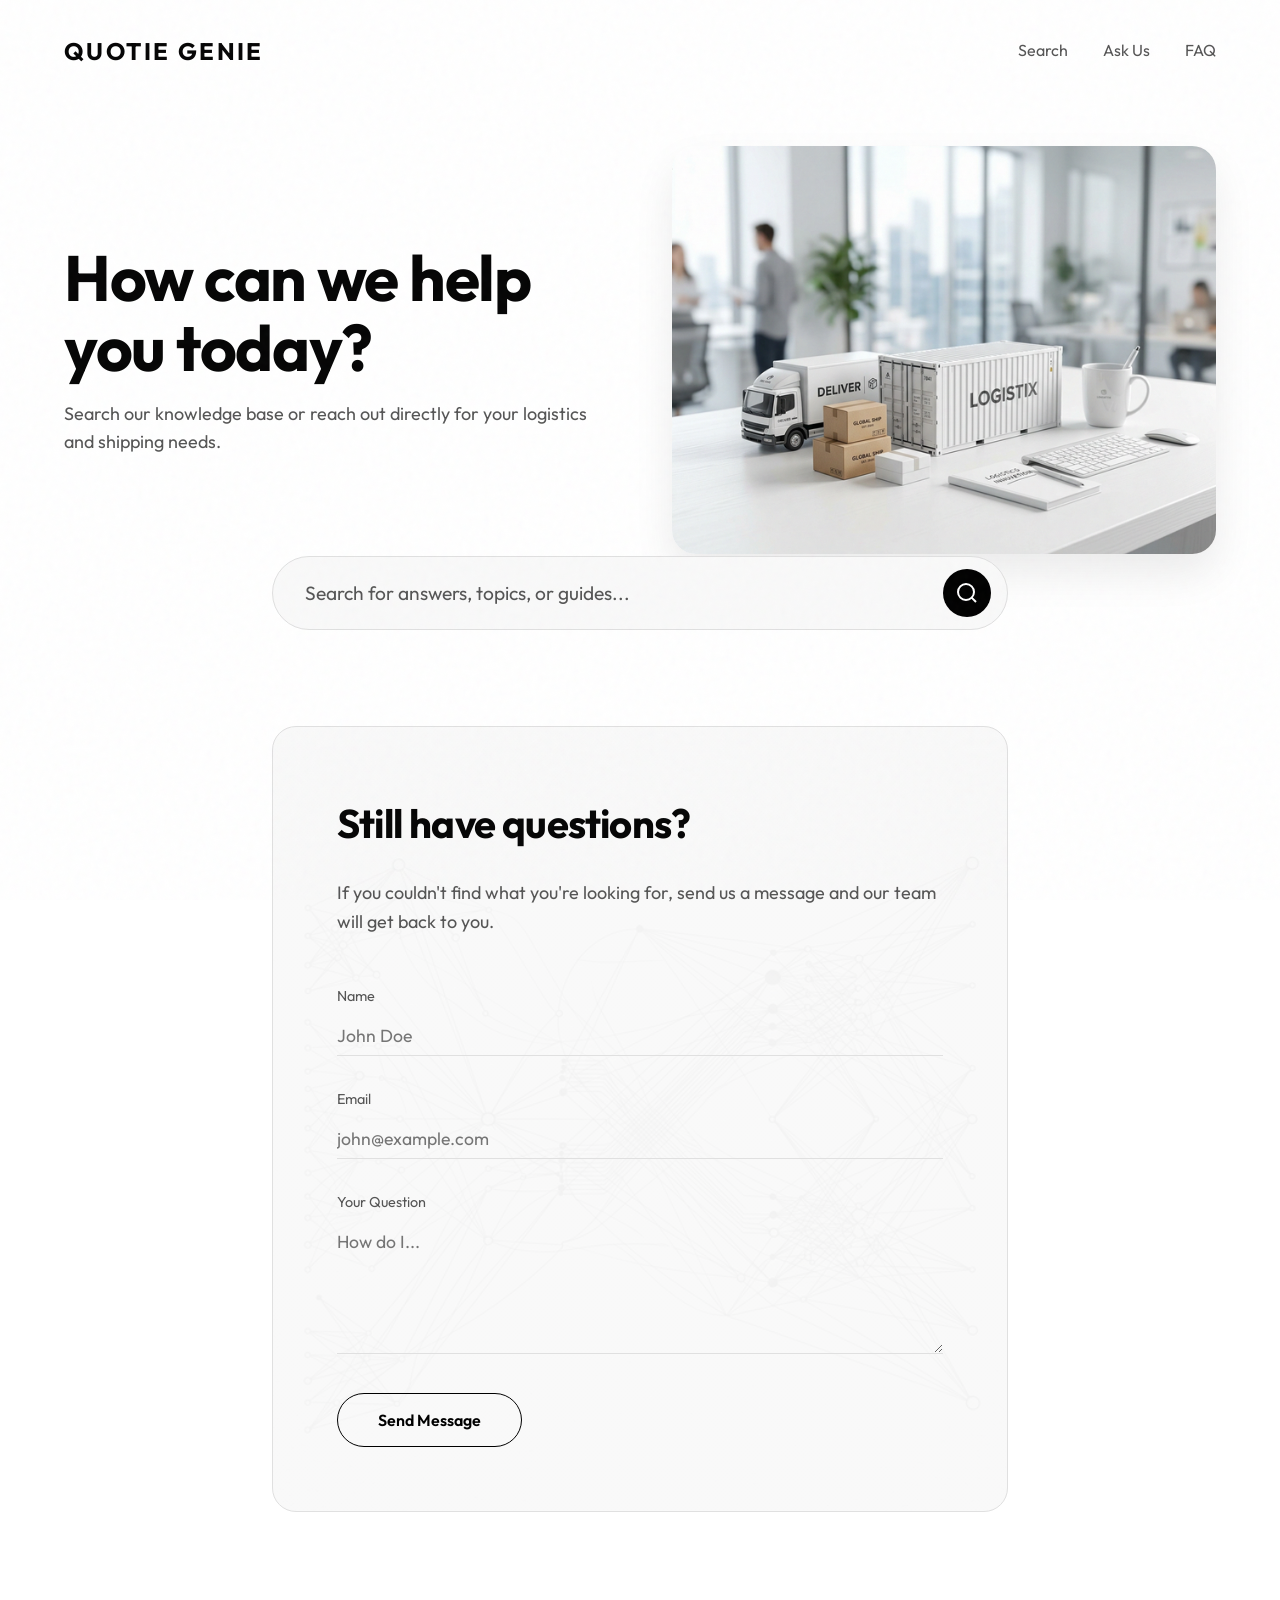
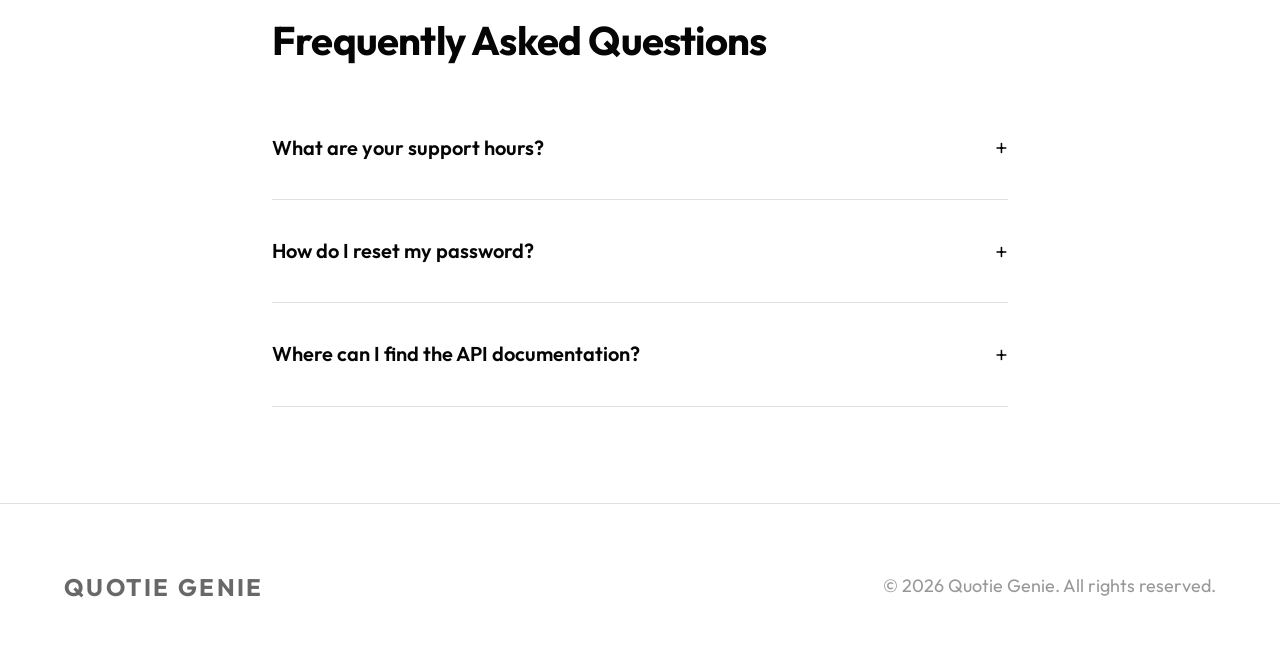
<file: customer_portal/index.html>
<!DOCTYPE html>
<html lang="en">

<head>
    <meta charset="UTF-8">
    <meta name="viewport" content="width=device-width, initial-scale=1.0">
    <title>Customer Portal | Reach Out & Search</title>
    <link rel="preconnect" href="https://fonts.googleapis.com">
    <link rel="preconnect" href="https://fonts.gstatic.com" crossorigin>
    <link href="https://fonts.googleapis.com/css2?family=Outfit:wght@300;400;600;700&display=swap" rel="stylesheet">
    <link rel="stylesheet" href="style.css">
</head>

<body>
    <div class="noise-overlay"></div>

    <nav class="navbar">
        <div class="logo">Quotie Genie</div>
        <div class="nav-links">
            <a href="#search-section">Search</a>
            <a href="#ask-section">Ask Us</a>
            <a href="#faq">FAQ</a>
        </div>
    </nav>

    <header class="hero">
        <div class="hero-content fade-in-up">
            <h1>How can we help you today?</h1>
            <p class="delay-1">Search our knowledge base or reach out directly for your logistics and shipping needs.
            </p>
        </div>
        <div class="hero-image slide-in-right delay-2">
            <div class="carousel">
                <img src="images/hero.png" alt="Logistics Excellence" class="carousel-img active">

                <div class="carousel-indicators">
                    <span class="dot active"></span>
                    <span class="dot"></span>
                    <span class="dot"></span>
                </div>
            </div>
    </header>

    <main>
        <section id="search-section" class="search-container fade-in-up delay-2">
            <div class="search-box">
                <input type="text" id="searchInput" placeholder="Search for answers, topics, or guides..."
                    autocomplete="off">
                <button type="button" id="searchBtn">
                    <svg width="24" height="24" viewBox="0 0 24 24" fill="none" stroke="currentColor" stroke-width="2">
                        <circle cx="11" cy="11" r="8"></circle>
                        <line x1="21" y1="21" x2="16.65" y2="16.65"></line>
                    </svg>
                </button>
            </div>
            <div id="searchResults" class="search-results">
                <!-- JS will populate this -->
            </div>
        </section>

        <section id="ask-section" class="ask-container fade-in-up delay-3">
            <div class="ask-content">
                <h2>Still have questions?</h2>
                <p>If you couldn't find what you're looking for, send us a message and our team will get back to you.
                </p>

                <form id="contactForm">
                    <div class="form-group">
                        <label for="name">Name</label>
                        <input type="text" id="name" required placeholder="John Doe">
                    </div>
                    <div class="form-group">
                        <label for="email">Email</label>
                        <input type="email" id="email" required placeholder="john@example.com">
                    </div>
                    <div class="form-group">
                        <label for="message">Your Question</label>
                        <textarea id="message" rows="5" required placeholder="How do I..."></textarea>
                    </div>
                    <button type="submit" class="submit-btn" id="submitBtn">
                        <span class="btn-text">Send Message</span>
                        <span class="btn-loader loader-hidden"></span>
                    </button>
                    <div id="formFeedback" class="form-feedback hidden">Message sent successfully! We'll be in touch.
                    </div>
                </form>
            </div>
        </section>

        <section id="faq" class="faq-container fade-in-up delay-4">
            <h2>Frequently Asked Questions</h2>
            <div class="faq-list">
                <div class="faq-item">
                    <div class="faq-question">What are your support hours? <span class="icon">+</span></div>
                    <div class="faq-answer">
                        <p>Our support team is available 24/7. We aim to respond to all inquiries within 2 hours.</p>
                    </div>
                </div>
                <div class="faq-item">
                    <div class="faq-question">How do I reset my password? <span class="icon">+</span></div>
                    <div class="faq-answer">
                        <p>You can reset your password by clicking on the 'Forgot Password' link on the login page.</p>
                    </div>
                </div>
                <div class="faq-item">
                    <div class="faq-question">Where can I find the API documentation? <span class="icon">+</span></div>
                    <div class="faq-answer">
                        <p>The API documentation is available in your user dashboard under the 'Developer' tab.</p>
                    </div>
                </div>
            </div>
        </section>
    </main>

    <footer>
        <div class="footer-content">
            <div class="logo">Quotie Genie</div>
            <p>&copy; 2026 Quotie Genie. All rights reserved.</p>
        </div>
    </footer>

    <script src="script.js"></script>
</body>

</html>
</file>
<file: customer_portal/style.css>
:root {
    --bg-color: #ffffff;
    --text-primary: #050505;
    --text-secondary: #555555;
    --border-color: #e0e0e0;
    --accent: #000000;
    --accent-invert: #ffffff;
    --surface: #f9f9f9;
    --surface-hover: #f0f0f0;
}

* {
    margin: 0;
    padding: 0;
    box-sizing: border-box;
}

html {
    scroll-behavior: smooth;
}

body {
    font-family: 'Outfit', sans-serif;
    background-color: var(--bg-color);
    color: var(--text-primary);
    line-height: 1.6;
    overflow-x: hidden;
}

/* Subtle grain texture overlay for premium feel */
.noise-overlay {
    position: fixed;
    top: 0; left: 0; width: 100vw; height: 100vh;
    pointer-events: none;
    z-index: 9999;
    opacity: 0.03;
    background-image: url("data:image/svg+xml,%3Csvg viewBox='0 0 200 200' xmlns='http://www.w3.org/2000/svg'%3E%3Cfilter id='noiseFilter'%3E%3CfeTurbulence type='fractalNoise' baseFrequency='0.65' numOctaves='3' stitchTiles='stitch'/%3E%3C/filter%3E%3Crect width='100%25' height='100%25' filter='url(%23noiseFilter)'/%3E%3C/svg%3E");
}

/* Typography */
h1, h2, h3 { font-weight: 700; letter-spacing: -0.02em; }
h1 { font-size: 4rem; line-height: 1.1; margin-bottom: 1rem; }
h2 { font-size: 2.5rem; margin-bottom: 1.5rem; }
p { color: var(--text-secondary); font-size: 1.125rem; }

/* Navbar */
.navbar {
    display: flex;
    justify-content: space-between;
    align-items: center;
    padding: 2rem 5%;
    position: fixed;
    width: 100%;
    top: 0;
    z-index: 100;
    backdrop-filter: blur(10px);
    -webkit-backdrop-filter: blur(10px);
    border-bottom: 1px solid transparent;
    transition: all 0.3s ease;
}

.navbar.scrolled {
    padding: 1rem 5%;
    border-bottom: 1px solid var(--border-color);
    background-color: rgba(255, 255, 255, 0.9);
}

.logo {
    font-size: 1.5rem;
    font-weight: 700;
    letter-spacing: 0.1em;
    text-transform: uppercase;
}

.nav-links a {
    color: var(--text-secondary);
    text-decoration: none;
    margin-left: 2rem;
    font-weight: 400;
    transition: color 0.3s ease;
    position: relative;
}

.nav-links a:hover {
    color: var(--text-primary);
}

.nav-links a::after {
    content: '';
    position: absolute;
    width: 0; height: 1px;
    bottom: -4px; left: 0;
    background-color: var(--text-primary);
    transition: width 0.3s ease;
}

.nav-links a:hover::after { width: 100%; }

/* Hero Section */
.hero {
    min-height: 60vh;
    display: flex;
    justify-content: center;
    align-items: center;
    padding: 0 5%;
    margin-top: 5rem;
    gap: 4rem;
}

.hero-content {
    flex: 1;
    max-width: 600px;
}

.hero-image {
    flex: 1;
    display: flex;
    flex-direction: column;
    align-items: center;
    position: relative;
    width: 100%;
    max-width: 600px;
}

.carousel {
    position: relative;
    width: 100%;
    aspect-ratio: 4/3;
    overflow: hidden;
    border-radius: 24px;
    box-shadow: 0 20px 40px rgba(0,0,0,0.08);
}

.carousel-img {
    position: absolute;
    top: 0;
    left: 0;
    width: 100%;
    height: 100%;
    object-fit: cover;
    opacity: 0;
    transition: opacity 1s ease-in-out;
}

.carousel-img.active {
    opacity: 1;
}

.carousel-indicators {
    display: flex;
    gap: 8px;
    margin-top: 20px;
}

.dot {
    width: 10px;
    height: 10px;
    border-radius: 50%;
    background-color: var(--border-color);
    cursor: pointer;
    transition: background-color 0.3s ease;
}

.dot.active {
    background-color: var(--accent);
}

/* Search Section */
.search-container {
    max-width: 800px;
    margin: -4rem auto 6rem;
    padding: 0 2rem;
    position: relative;
    z-index: 10;
}

.search-box {
    display: flex;
    align-items: center;
    background: var(--surface);
    border: 1px solid var(--border-color);
    border-radius: 100px;
    padding: 0.5rem 1rem 0.5rem 2rem;
    transition: all 0.3s ease;
}

.search-box:focus-within {
    border-color: var(--accent);
    box-shadow: 0 0 0 4px rgba(0, 0, 0, 0.1);
}

.search-box input {
    flex: 1;
    background: transparent;
    border: none;
    color: var(--text-primary);
    font-size: 1.2rem;
    font-family: inherit;
    outline: none;
    padding: 1rem 0;
}

.search-box input::placeholder {
    color: #555;
}

.search-box button {
    background: var(--accent);
    color: var(--accent-invert);
    border: none;
    width: 48px;
    height: 48px;
    border-radius: 50%;
    display: flex;
    justify-content: center;
    align-items: center;
    cursor: pointer;
    transition: transform 0.3s ease, background 0.3s ease;
}

.search-box button:hover {
    transform: scale(1.05);
    background: #e0e0e0;
}

.search-results {
    margin-top: 1rem;
    background: var(--surface);
    border-radius: 16px;
    border: 1px solid var(--border-color);
    overflow: hidden;
    display: none;
    opacity: 0;
    transform: translateY(-10px);
    transition: opacity 0.3s ease, transform 0.3s ease;
}

.search-results.active {
    display: block;
    opacity: 1;
    transform: translateY(0);
}

.result-item {
    padding: 1.5rem;
    border-bottom: 1px solid var(--border-color);
    cursor: pointer;
    transition: background 0.2s ease;
}

.result-item:last-child { border-bottom: none; }
.result-item:hover { background: var(--surface-hover); }
.result-title { font-weight: 600; margin-bottom: 0.5rem; }
.result-desc { font-size: 0.9rem; margin-bottom: 0; }

/* Ask Section */
.ask-container {
    max-width: 800px;
    margin: 0 auto 6rem;
    padding: 0 2rem;
}

.ask-content {
    background: linear-gradient(rgba(249,249,249,0.85), rgba(249,249,249,0.85)), url('images/abstract.png') no-repeat center center / cover;
    border: 1px solid var(--border-color);
    border-radius: 24px;
    padding: 4rem;
    position: relative;
}

.ask-content p { margin-bottom: 3rem; }

.form-group {
    margin-bottom: 2rem;
    position: relative;
}

.form-group label {
    display: block;
    font-size: 0.9rem;
    margin-bottom: 0.5rem;
    color: var(--text-secondary);
    transition: color 0.3s ease;
}

.form-group input, .form-group textarea {
    width: 100%;
    background: transparent;
    border: none;
    border-bottom: 1px solid var(--border-color);
    color: var(--text-primary);
    font-family: inherit;
    font-size: 1.1rem;
    padding: 0.5rem 0;
    outline: none;
    transition: border-color 0.3s ease;
}

.form-group input:focus, .form-group textarea:focus {
    border-bottom-color: var(--accent);
}

.form-group input:focus + label, .form-group textarea:focus + label {
    color: var(--text-primary);
}

.submit-btn {
    background: transparent;
    color: var(--accent);
    border: 1px solid var(--accent);
    padding: 1rem 2.5rem;
    font-size: 1rem;
    font-family: inherit;
    font-weight: 600;
    border-radius: 100px;
    cursor: pointer;
    transition: all 0.3s ease;
    display: inline-flex;
    align-items: center;
    justify-content: center;
    position: relative;
    overflow: hidden;
}

.submit-btn:hover {
    background: var(--accent);
    color: var(--accent-invert);
}

.btn-loader {
    width: 20px;
    height: 20px;
    border: 2px solid transparent;
    border-top-color: currentColor;
    border-radius: 50%;
    animation: spin 1s linear infinite;
    position: absolute;
}

.loader-hidden { display: none; }
.btn-loading .btn-text { opacity: 0; }
.btn-loading .btn-loader { display: block; }

.form-feedback {
    margin-top: 1.5rem;
    padding: 1rem;
    border-radius: 8px;
    border: 1px solid var(--border-color);
    background: rgba(0,0,0,0.05);
}
.form-feedback.hidden { display: none; }

/* FAQ Section */
.faq-container {
    max-width: 800px;
    margin: 0 auto 6rem;
    padding: 0 2rem;
}

.faq-item {
    border-bottom: 1px solid var(--border-color);
    padding: 2rem 0;
    cursor: pointer;
}

.faq-question {
    font-size: 1.25rem;
    font-weight: 600;
    display: flex;
    justify-content: space-between;
    align-items: center;
    transition: color 0.3s ease;
}

.faq-item:hover .faq-question { color: #333; }

.faq-question .icon {
    font-size: 1.5rem;
    font-weight: 300;
    transition: transform 0.4s ease;
}

.faq-answer {
    max-height: 0;
    overflow: hidden;
    transition: max-height 0.4s cubic-bezier(0, 1, 0, 1);
}

.faq-answer p {
    padding-top: 1rem;
    margin-bottom: 0;
}

.faq-item.active .faq-answer {
    max-height: 1000px;
    transition: max-height 0.6s cubic-bezier(1, 0, 1, 0);
}

.faq-item.active .faq-question .icon {
    transform: rotate(45deg);
}

/* Footer */
footer {
    border-top: 1px solid var(--border-color);
    padding: 4rem 5%;
    margin-top: 4rem;
}

.footer-content {
    display: flex;
    justify-content: space-between;
    align-items: center;
    opacity: 0.6;
}

/* Animations */
@keyframes spin {
    to { transform: rotate(360deg); }
}

.fade-in-up {
    opacity: 0;
    transform: translateY(30px);
    transition: opacity 1s cubic-bezier(0.16, 1, 0.3, 1), transform 1s cubic-bezier(0.16, 1, 0.3, 1);
}

.fade-in-up.visible {
    opacity: 1;
    transform: translateY(0);
}

.slide-in-right {
    opacity: 0;
    transform: translateX(100px);
    transition: opacity 1.2s cubic-bezier(0.16, 1, 0.3, 1), transform 1.2s cubic-bezier(0.16, 1, 0.3, 1);
}

.slide-in-right.visible {
    opacity: 1;
    transform: translateX(0);
}

.delay-1 { transition-delay: 0.1s; }
.delay-2 { transition-delay: 0.2s; }
.delay-3 { transition-delay: 0.3s; }
.delay-4 { transition-delay: 0.4s; }

/* Responsive */
@media (max-width: 900px) {
    .hero {
        flex-direction: column;
        text-align: center;
        margin-top: 8rem;
    }
}
@media (max-width: 768px) {
    h1 { font-size: 2.5rem; }
    h2 { font-size: 2rem; }
    .ask-content { padding: 2rem; }
    .footer-content { flex-direction: column; gap: 1rem; text-align: center; }
    .nav-links { display: none; } /* Could add a hamburger menu here */
}
</file>
